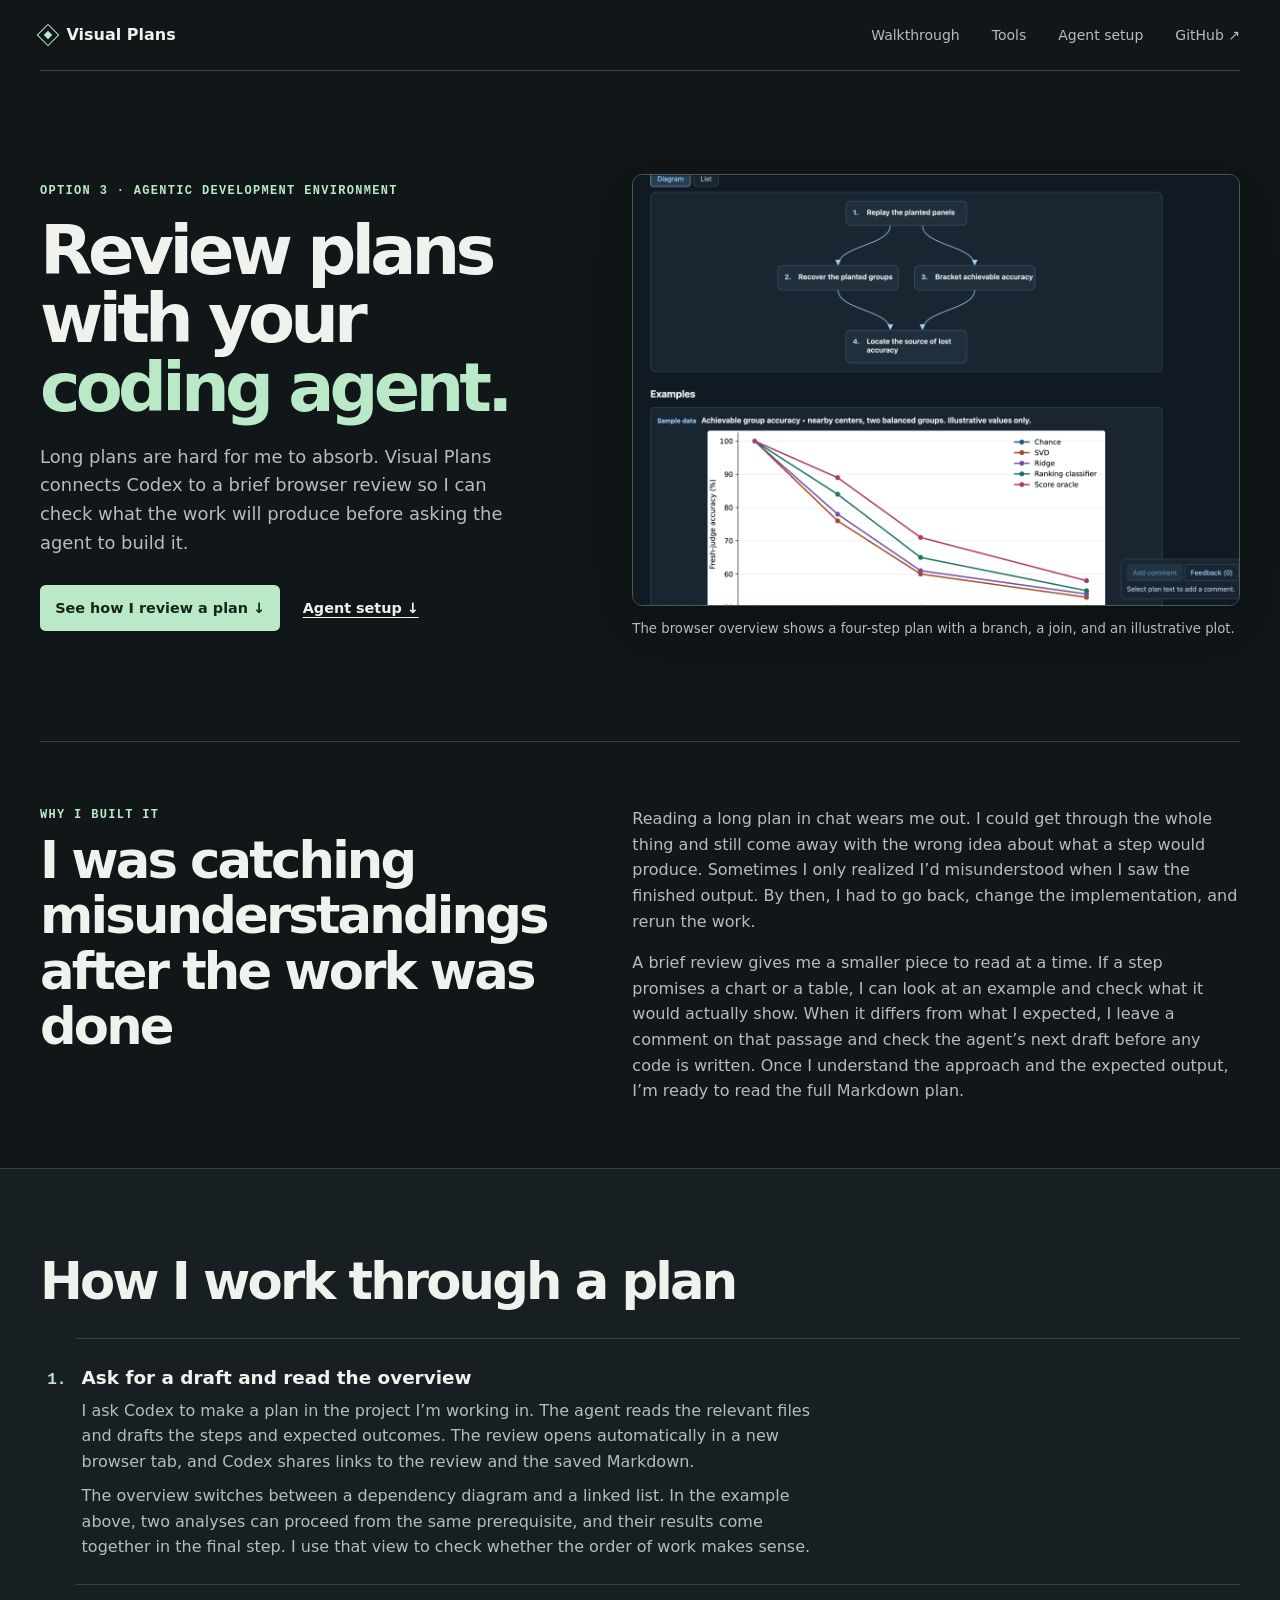
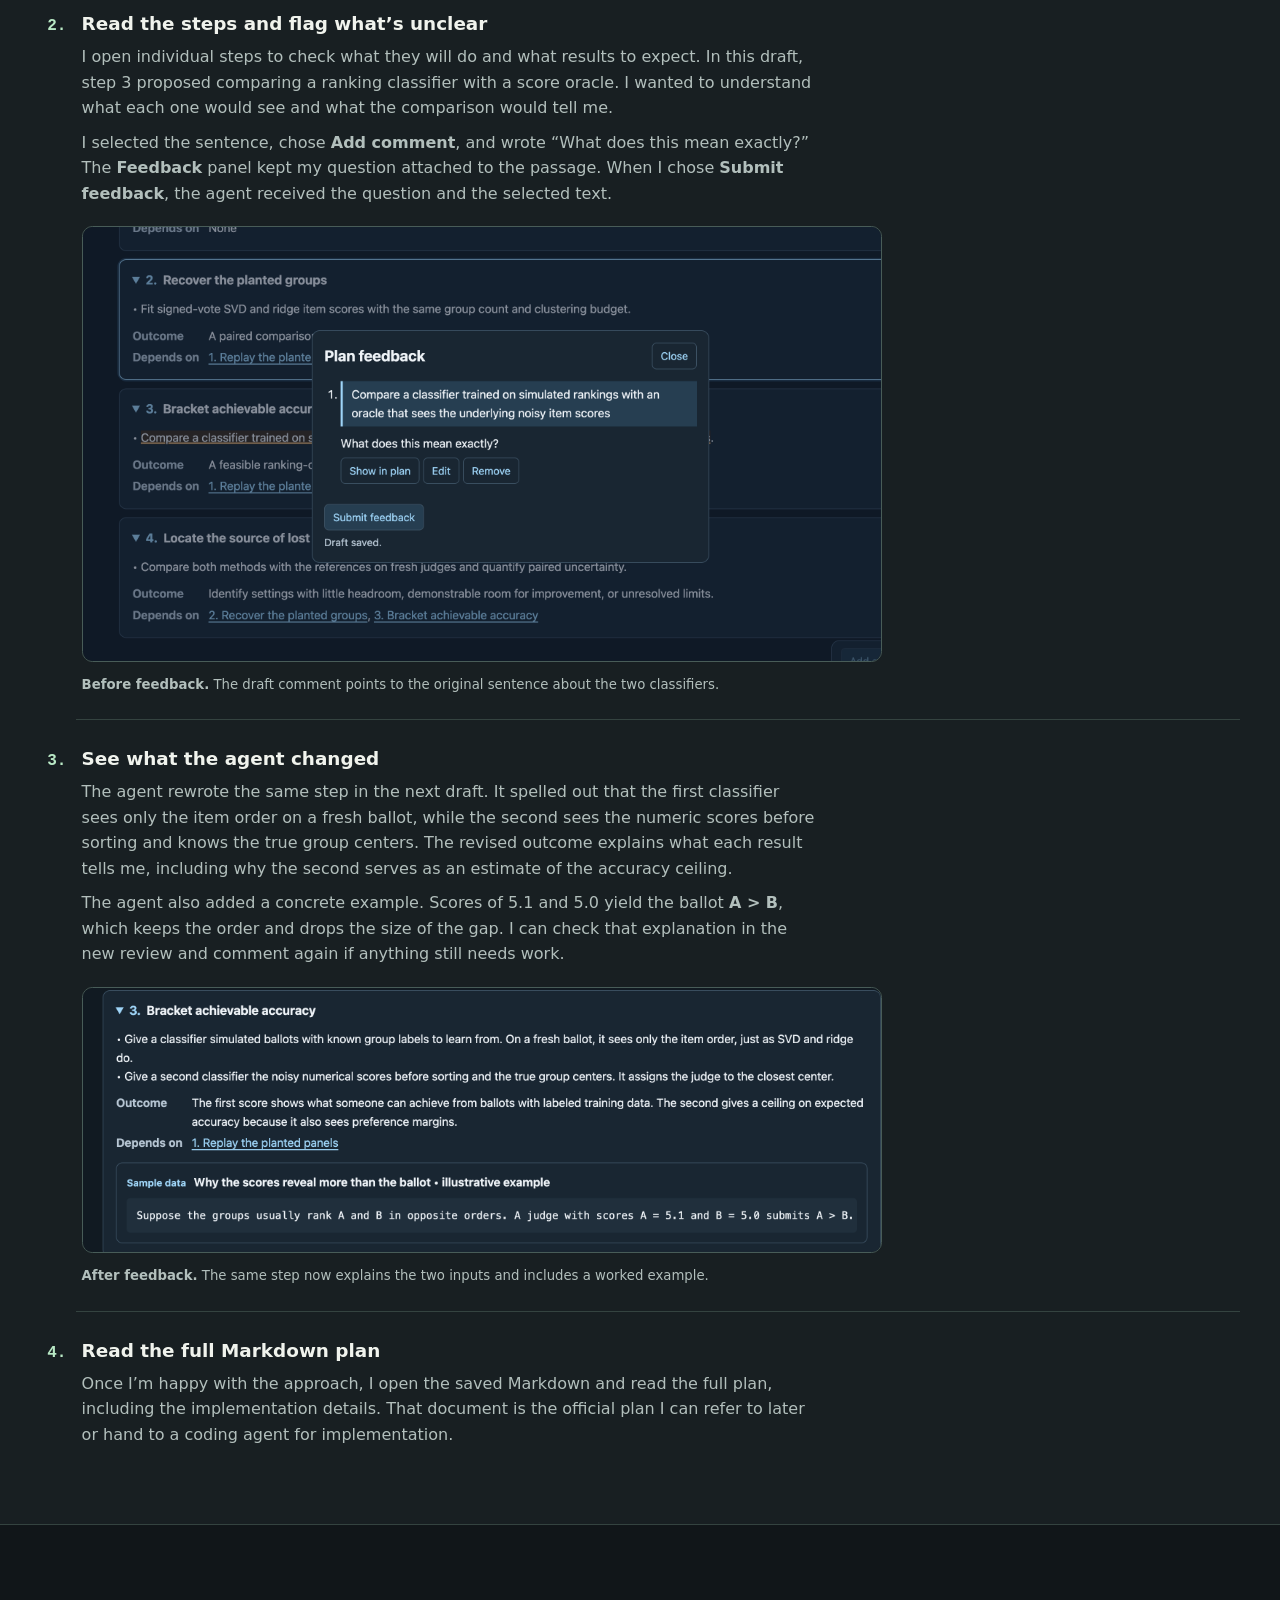
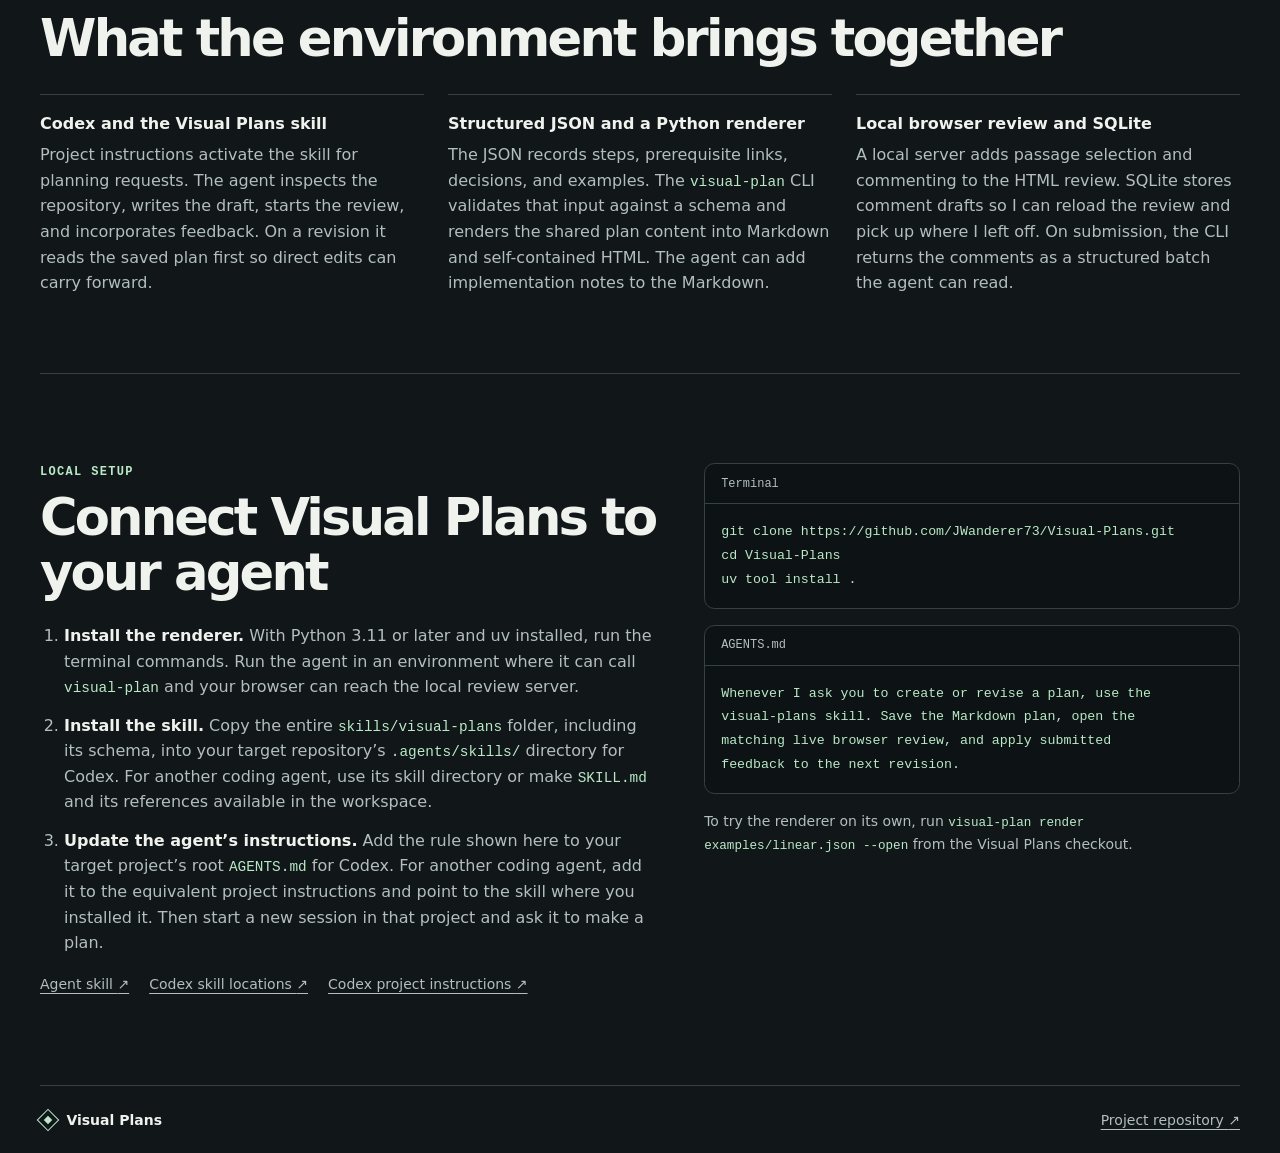
<file: docs/index.html>
<!doctype html>
<html lang="en">
<head>
  <meta charset="utf-8">
  <meta name="viewport" content="width=device-width, initial-scale=1">
  <meta name="description" content="Visual Plans helps me catch misunderstandings before implementation by reviewing short visual drafts with my coding agent.">
  <title>Visual Plans — An agentic development environment for plan review</title>
  <link rel="stylesheet" href="assets/site.css">
</head>
<body>
  <a class="skip-link" href="#main">Skip to content</a>
  <header class="masthead wrap">
    <a class="brand" href="./"><span class="brand-mark" aria-hidden="true"></span>Visual Plans</a>
    <nav aria-label="Main navigation">
      <a href="#workflow">Walkthrough</a>
      <a href="#tools">Tools</a>
      <a href="#quickstart">Agent setup</a>
      <a href="https://github.com/JWanderer73/Visual-Plans">GitHub <span aria-hidden="true">↗</span></a>
    </nav>
  </header>

  <main id="main">
    <section class="hero wrap" aria-labelledby="title">
      <div class="hero-copy">
        <p class="eyebrow">Option 3 · Agentic development environment</p>
        <h1 id="title">Review plans with your <em>coding agent.</em></h1>
        <p class="intro">Long plans are hard for me to absorb. Visual Plans connects Codex to a brief browser review so I can check what the work will produce before asking the agent to build it.</p>
        <div class="actions">
          <a class="button" href="#workflow">See how I review a plan <span aria-hidden="true">↓</span></a>
          <a class="text-link" href="#quickstart">Agent setup <span aria-hidden="true">↓</span></a>
        </div>
      </div>
      <figure class="hero-figure">
        <a class="image-frame" href="assets/plan-overview.png">
          <img src="assets/plan-overview.png" width="2536" height="1800" alt="Plan preview showing a four-step dependency diagram and a line chart comparing five methods on illustrative data">
        </a>
        <figcaption>The browser overview shows a four-step plan with a branch, a join, and an illustrative plot.</figcaption>
      </figure>
    </section>

    <section class="motivation wrap" aria-labelledby="motivation-title">
      <div>
        <p class="eyebrow">Why I built it</p>
        <h2 id="motivation-title">I was catching misunderstandings after the work was done</h2>
      </div>
      <div class="motivation-copy">
        <p>Reading a long plan in chat wears me out. I could get through the whole thing and still come away with the wrong idea about what a step would produce. Sometimes I only realized I’d misunderstood when I saw the finished output. By then, I had to go back, change the implementation, and rerun the work.</p>
        <p>A brief review gives me a smaller piece to read at a time. If a step promises a chart or a table, I can look at an example and check what it would actually show. When it differs from what I expected, I leave a comment on that passage and check the agent’s next draft before any code is written. Once I understand the approach and the expected output, I’m ready to read the full Markdown plan.</p>
      </div>
    </section>

    <section class="workflow" id="workflow" aria-labelledby="workflow-title">
      <div class="wrap">
        <h2 id="workflow-title">How I work through a plan</h2>
        <ol class="walkthrough">
          <li>
            <div class="walkthrough-copy">
              <h3>Ask for a draft and read the overview</h3>
              <p>I ask Codex to make a plan in the project I’m working in. The agent reads the relevant files and drafts the steps and expected outcomes. The review opens automatically in a new browser tab, and Codex shares links to the review and the saved Markdown.</p>
              <p>The overview switches between a dependency diagram and a linked list. In the example above, two analyses can proceed from the same prerequisite, and their results come together in the final step. I use that view to check whether the order of work makes sense.</p>
            </div>
          </li>
          <li>
            <div class="walkthrough-copy">
              <h3>Read the steps and flag what’s unclear</h3>
              <p>I open individual steps to check what they will do and what results to expect. In this draft, step 3 proposed comparing a ranking classifier with a score oracle. I wanted to understand what each one would see and what the comparison would tell me.</p>
              <p>I selected the sentence, chose <strong>Add comment</strong>, and wrote “What does this mean exactly?” The <strong>Feedback</strong> panel kept my question attached to the passage. When I chose <strong>Submit feedback</strong>, the agent received the question and the selected text.</p>
            </div>
            <figure>
              <a class="image-frame" href="assets/plan-feedback.png">
                <img src="assets/plan-feedback.png" width="2184" height="1186" alt="The original draft with the comparison selected and the saved comment asking what it means" loading="lazy">
              </a>
              <figcaption><strong>Before feedback.</strong> The draft comment points to the original sentence about the two classifiers.</figcaption>
            </figure>
          </li>
          <li>
            <div class="walkthrough-copy">
              <h3>See what the agent changed</h3>
              <p>The agent rewrote the same step in the next draft. It spelled out that the first classifier sees only the item order on a fresh ballot, while the second sees the numeric scores before sorting and knows the true group centers. The revised outcome explains what each result tells me, including why the second serves as an estimate of the accuracy ceiling.</p>
              <p>The agent also added a concrete example. Scores of 5.1 and 5.0 yield the ballot <strong>A &gt; B</strong>, which keeps the order and drops the size of the gap. I can check that explanation in the new review and comment again if anything still needs work.</p>
            </div>
            <figure>
              <a class="image-frame" href="assets/step-detail.png">
                <img src="assets/step-detail.png" width="2198" height="728" alt="Revised step 3 with separate instructions for the two classifiers, a clearer outcome, and a worked ballot example" loading="lazy">
              </a>
              <figcaption><strong>After feedback.</strong> The same step now explains the two inputs and includes a worked example.</figcaption>
            </figure>
          </li>
          <li>
            <div class="walkthrough-copy">
              <h3>Read the full Markdown plan</h3>
              <p>Once I’m happy with the approach, I open the saved Markdown and read the full plan, including the implementation details. That document is the official plan I can refer to later or hand to a coding agent for implementation.</p>
            </div>
          </li>
        </ol>
      </div>
    </section>

    <section class="tools wrap" id="tools" aria-labelledby="tools-title">
      <h2 id="tools-title">What the environment brings together</h2>
      <dl class="tools-grid">
        <div>
          <dt>Codex and the Visual Plans skill</dt>
          <dd>Project instructions activate the skill for planning requests. The agent inspects the repository, writes the draft, starts the review, and incorporates feedback. On a revision it reads the saved plan first so direct edits can carry forward.</dd>
        </div>
        <div>
          <dt>Structured JSON and a Python renderer</dt>
          <dd>The JSON records steps, prerequisite links, decisions, and examples. The <code>visual-plan</code> CLI validates that input against a schema and renders the shared plan content into Markdown and self-contained HTML. The agent can add implementation notes to the Markdown.</dd>
        </div>
        <div>
          <dt>Local browser review and SQLite</dt>
          <dd>A local server adds passage selection and commenting to the HTML review. SQLite stores comment drafts so I can reload the review and pick up where I left off. On submission, the CLI returns the comments as a structured batch the agent can read.</dd>
        </div>
      </dl>
    </section>

    <section class="quickstart wrap" id="quickstart" aria-labelledby="quickstart-title">
      <div>
        <p class="eyebrow">Local setup</p>
        <h2 id="quickstart-title">Connect Visual Plans to your agent</h2>
        <ol class="setup-steps">
          <li><strong>Install the renderer.</strong> With Python 3.11 or later and uv installed, run the terminal commands. Run the agent in an environment where it can call <code>visual-plan</code> and your browser can reach the local review server.</li>
          <li><strong>Install the skill.</strong> Copy the entire <code>skills/visual-plans</code> folder, including its schema, into your target repository’s <code>.agents/skills/</code> directory for Codex. For another coding agent, use its skill directory or make <code>SKILL.md</code> and its references available in the workspace.</li>
          <li><strong>Update the agent’s instructions.</strong> Add the rule shown here to your target project’s root <code>AGENTS.md</code> for Codex. For another coding agent, add it to the equivalent project instructions and point to the skill where you installed it. Then start a new session in that project and ask it to make a plan.</li>
        </ol>
        <p class="resources">
          <a href="https://github.com/JWanderer73/Visual-Plans/tree/main/skills/visual-plans">Agent skill <span aria-hidden="true">↗</span></a>
          <a href="https://learn.chatgpt.com/docs/build-skills#where-codex-loads-local-skills">Codex skill locations <span aria-hidden="true">↗</span></a>
          <a href="https://learn.chatgpt.com/docs/agent-configuration/agents-md">Codex project instructions <span aria-hidden="true">↗</span></a>
        </p>
      </div>
      <div class="setup-examples">
        <div class="terminal">
          <div class="terminal-label">Terminal</div>
          <pre><code>git clone https://github.com/JWanderer73/Visual-Plans.git
cd Visual-Plans
uv tool install .</code></pre>
        </div>
        <div class="terminal">
          <div class="terminal-label">AGENTS.md</div>
          <pre><code>Whenever I ask you to create or revise a plan, use the
visual-plans skill. Save the Markdown plan, open the
matching live browser review, and apply submitted
feedback to the next revision.</code></pre>
        </div>
        <p>To try the renderer on its own, run <code>visual-plan render examples/linear.json --open</code> from the Visual Plans checkout.</p>
      </div>
    </section>
  </main>

  <footer class="footer wrap">
    <a class="brand" href="./"><span class="brand-mark" aria-hidden="true"></span>Visual Plans</a>
    <a href="https://github.com/JWanderer73/Visual-Plans">Project repository <span aria-hidden="true">↗</span></a>
  </footer>
</body>
</html>
</file>
<file: docs/assets/site.css>
:root {
  color-scheme: dark;
  --page: #111619;
  --section: #181f22;
  --ink: #f0f3ed;
  --muted: #b2bfbc;
  --mint: #b9e9c6;
  --line: #344340;
  --mono: ui-monospace, "SFMono-Regular", Consolas, monospace;
  font: 100%/1.6 system-ui, sans-serif;
}

*, *::before, *::after { box-sizing: border-box; }
body { margin: 0; background: var(--page); color: var(--ink); }
a { color: inherit; text-underline-offset: .25em; }
a:hover { color: var(--mint); }
a:focus-visible { outline: 2px solid var(--mint); outline-offset: 5px; }
p, figure { margin: 0; }
img { display: block; width: 100%; height: auto; }
.wrap { width: min(1216px, calc(100% - 5rem)); margin-inline: auto; }

.skip-link { position: absolute; z-index: 1; top: .75rem; left: .75rem; padding: .5rem 1rem; background: var(--page); }
.skip-link:not(:focus) { transform: translateY(-200%); }

.masthead, .footer {
  display: flex;
  align-items: center;
  justify-content: space-between;
  flex-wrap: wrap;
  gap: .75rem 1.5rem;
  padding-block: 1.4rem;
}

.masthead { border-bottom: 1px solid var(--line); }
.footer { border-top: 1px solid var(--line); color: var(--muted); font-size: .875rem; }
.brand { display: inline-flex; gap: .65rem; align-items: center; color: var(--ink); font-weight: 700; text-decoration: none; }
.brand-mark { width: 1rem; height: 1rem; border: 1px solid var(--mint); transform: rotate(45deg); display: grid; place-items: center; }
.brand-mark::after { content: ""; width: 45%; height: 45%; background: var(--mint); }
nav { display: flex; flex-wrap: wrap; gap: .5rem clamp(1rem, 3vw, 2rem); font-size: .875rem; }
nav a { text-decoration: none; color: var(--muted); }
nav a:hover { text-decoration: underline; }

.hero {
  display: grid;
  grid-template-columns: 1fr 1.15fr;
  align-items: center;
  gap: clamp(2rem, 5vw, 5rem);
  padding-block: clamp(3rem, 8vw, 7rem);
}

.eyebrow { color: var(--mint); font: 600 .75rem/1.5 var(--mono); letter-spacing: .11em; text-transform: uppercase; }
h1, h2, h3 { margin: 0; }
h1 { margin-block: 1rem 1.35rem; font-size: clamp(3rem, 5.35vw, 5.2rem); letter-spacing: -.07em; line-height: 1; }
h1 em { color: var(--mint); font-style: normal; }
.intro { color: var(--muted); font-size: clamp(1rem, 1.4vw, 1.125rem); max-width: 43ch; }
.actions { display: flex; flex-wrap: wrap; align-items: center; gap: .75rem 1.4rem; margin-top: 1.75rem; font-size: .9rem; font-weight: 700; }
.button { background: var(--mint); border-radius: .35rem; color: #16241a; padding: .7rem .95rem; text-decoration: none; }
.button:hover { background: #dcf5e1; color: #16241a; }
.image-frame { display: block; width: 100%; border: 1px solid #485c58; border-radius: .65rem; overflow: hidden; background: var(--page); }
.image-frame:hover { border-color: var(--mint); }
.hero-figure .image-frame { box-shadow: 0 20px 60px #080d0c80; }
figcaption { margin-top: .75rem; color: var(--muted); font-size: .83rem; }

.motivation {
  display: grid;
  grid-template-columns: 1fr 1.15fr;
  gap: 1.5rem clamp(2rem, 5vw, 5rem);
  border-top: 1px solid var(--line);
  padding-block: clamp(2.5rem, 5vw, 4.5rem);
}
.motivation-copy { color: var(--muted); max-width: 65ch; }
.motivation-copy p + p { margin-top: 1rem; }

.workflow { background: var(--section); border-block: 1px solid var(--line); padding-block: clamp(3rem, 6vw, 5.25rem); }
h2 { margin-top: .55rem; font-size: clamp(2rem, 4vw, 3.35rem); letter-spacing: -.055em; line-height: 1.08; }
h3 { margin-bottom: .35rem; font-size: 1.15rem; }
.walkthrough { margin: 1.75rem 0 0; padding-inline-start: 2.25rem; }
.walkthrough li { padding: 1.5rem 0 1.5rem .35rem; border-top: 1px solid var(--line); }
.walkthrough li:last-child { padding-bottom: 0; }
.walkthrough li::marker { color: var(--mint); font: 600 1rem var(--mono); }
.walkthrough-copy { max-width: 72ch; }
.walkthrough-copy p, .tools-grid dd, .quickstart p:not(.eyebrow) { color: var(--muted); }
.walkthrough-copy p + p { margin-top: .55rem; }
.walkthrough figure { max-width: 800px; margin-top: 1.25rem; }

.tools { padding-block: clamp(3rem, 6vw, 5.25rem); border-bottom: 1px solid var(--line); }
.tools-grid { display: grid; grid-template-columns: repeat(3, minmax(0, 1fr)); gap: 1.5rem; margin: 1.75rem 0 0; }
.tools-grid div { border-top: 1px solid var(--line); padding-top: 1rem; }
.tools-grid dt { font-weight: 700; }
.tools-grid dd { margin: .35rem 0 0; }
.tools-grid code { color: var(--mint); font: .9em var(--mono); }

.quickstart { display: grid; grid-template-columns: 1.15fr 1fr; gap: 2rem 3rem; align-items: start; padding-block: clamp(3rem, 7vw, 6rem); }
.quickstart > * { min-width: 0; }
.setup-steps { display: grid; gap: .8rem; padding-inline-start: 1.5rem; margin-block: 1.4rem 0; color: var(--muted); }
.setup-steps strong { color: var(--ink); }
.setup-examples { display: grid; gap: 1rem; }
.setup-examples p { font-size: .875rem; }
.setup-steps code, .setup-examples p code { color: var(--mint); font: .9em var(--mono); overflow-wrap: anywhere; }
.resources { display: flex; gap: .5rem 1.25rem; flex-wrap: wrap; margin-top: 1.1rem; font-size: .875rem; }
.terminal { border: 1px solid var(--line); border-radius: .65rem; background: #0d1214; }
.terminal-label { padding: .65rem 1rem; border-bottom: 1px solid var(--line); color: var(--muted); font: .75rem/1.5 var(--mono); }
pre { margin: 0; padding: 1rem; color: var(--mint); font: .83rem/1.8 var(--mono); white-space: pre-wrap; overflow-wrap: anywhere; }
code { font: inherit; }

@media (max-width: 900px) {
  .hero, .motivation, .quickstart { grid-template-columns: 1fr; }
  .hero-figure { max-width: 690px; }
}

@media (max-width: 640px) {
  .wrap { width: calc(100% - 2.5rem); }
  .tools-grid { grid-template-columns: 1fr; }
  .walkthrough { padding-inline-start: 1.5rem; }
}
</file>
